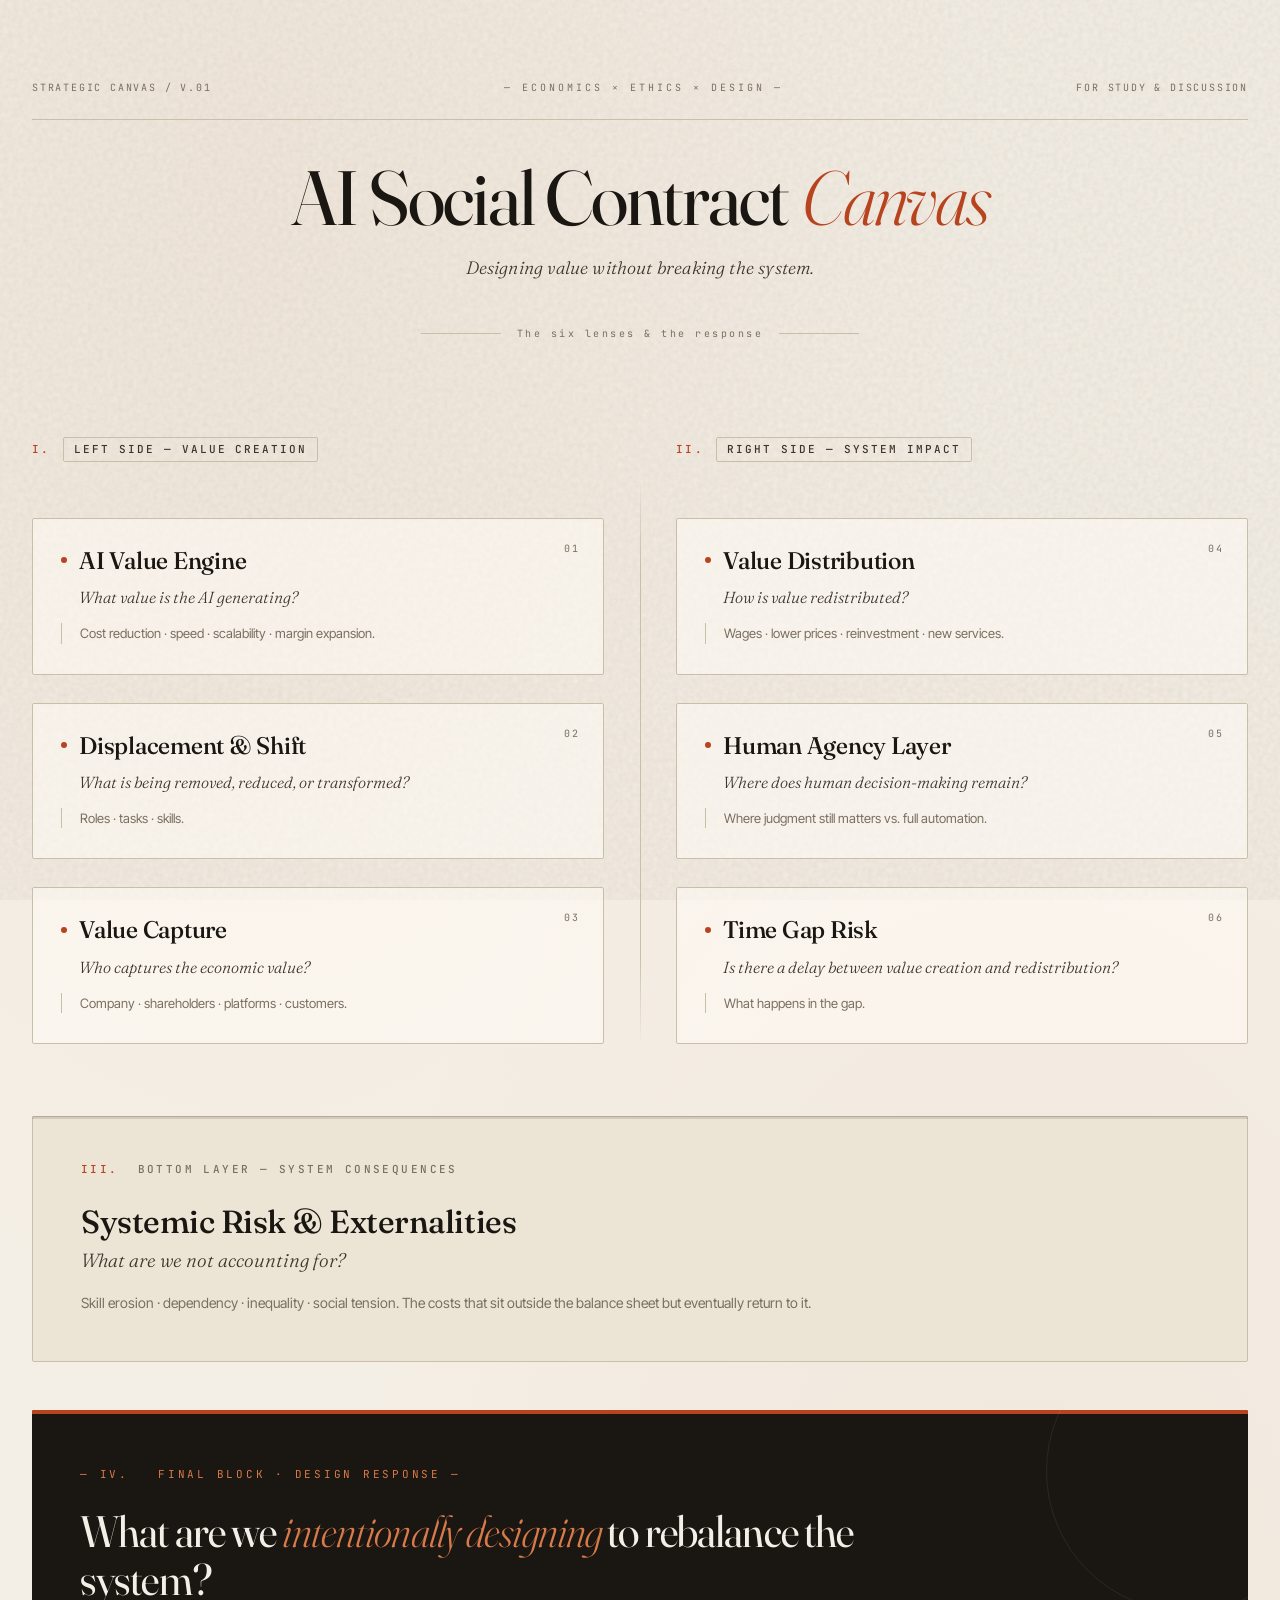
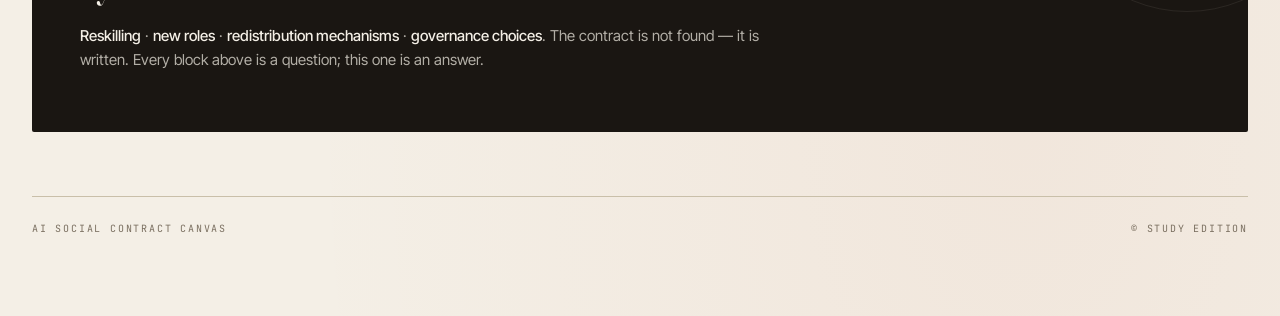
<file: Original Canvas.html>
<!DOCTYPE html>
<html lang="en">
<head>
<meta charset="UTF-8">
<meta name="viewport" content="width=device-width, initial-scale=1.0">
<title>AI Social Contract Canvas</title>
<link rel="preconnect" href="https://fonts.googleapis.com">
<link rel="preconnect" href="https://fonts.gstatic.com" crossorigin>
<link href="https://fonts.googleapis.com/css2?family=Fraunces:ital,opsz,wght@0,9..144,300;0,9..144,400;0,9..144,500;0,9..144,600;1,9..144,400&family=JetBrains+Mono:wght@400;500&family=Inter+Tight:wght@300;400;500;600&display=swap" rel="stylesheet">
<style>
  :root {
    --paper: #f4efe6;
    --paper-deep: #ece5d6;
    --ink: #1a1612;
    --ink-soft: #3d342a;
    --ink-muted: #7a6f60;
    --rule: #c9bfa9;
    --accent: #b8431f;
    --accent-soft: #d97a4a;
    --shadow: rgba(26, 22, 18, 0.08);
  }

  * { box-sizing: border-box; margin: 0; padding: 0; }

  html, body {
    background: var(--paper);
    color: var(--ink);
    font-family: 'Inter Tight', sans-serif;
    font-weight: 400;
    line-height: 1.5;
    -webkit-font-smoothing: antialiased;
    min-height: 100vh;
  }

  body {
    background-image:
      radial-gradient(ellipse at 20% 10%, rgba(217, 122, 74, 0.06), transparent 50%),
      radial-gradient(ellipse at 80% 90%, rgba(184, 67, 31, 0.05), transparent 50%);
    padding: 48px 32px 80px;
  }

  /* subtle grain */
  body::before {
    content: '';
    position: fixed;
    inset: 0;
    pointer-events: none;
    opacity: 0.35;
    background-image: url("data:image/svg+xml,%3Csvg viewBox='0 0 200 200' xmlns='http://www.w3.org/2000/svg'%3E%3Cfilter id='n'%3E%3CfeTurbulence type='fractalNoise' baseFrequency='0.9' numOctaves='2' stitchTiles='stitch'/%3E%3CfeColorMatrix values='0 0 0 0 0.1 0 0 0 0 0.08 0 0 0 0 0.05 0 0 0 0.25 0'/%3E%3C/filter%3E%3Crect width='100%25' height='100%25' filter='url(%23n)'/%3E%3C/svg%3E");
    z-index: 1;
  }

  .canvas {
    max-width: 1360px;
    margin: 0 auto;
    position: relative;
    z-index: 2;
  }

  /* ---------- HEADER ---------- */
  header {
    text-align: center;
    padding: 32px 0 56px;
    position: relative;
  }

  .meta-top {
    display: flex;
    justify-content: space-between;
    align-items: center;
    font-family: 'JetBrains Mono', monospace;
    font-size: 10px;
    letter-spacing: 0.18em;
    text-transform: uppercase;
    color: var(--ink-muted);
    padding-bottom: 24px;
    margin-bottom: 40px;
    border-bottom: 1px solid var(--rule);
  }

  .meta-top span:nth-child(2) {
    letter-spacing: 0.3em;
  }

  h1 {
    font-family: 'Fraunces', serif;
    font-weight: 400;
    font-size: clamp(44px, 6vw, 82px);
    line-height: 0.98;
    letter-spacing: -0.025em;
    color: var(--ink);
    font-variation-settings: "opsz" 144;
  }

  h1 .ital {
    font-style: italic;
    font-weight: 300;
    color: var(--accent);
  }

  .subtitle {
    margin-top: 20px;
    font-family: 'Fraunces', serif;
    font-style: italic;
    font-weight: 300;
    font-size: clamp(15px, 1.4vw, 18px);
    color: var(--ink-soft);
    letter-spacing: 0.01em;
  }

  .header-rule {
    margin: 44px auto 0;
    display: flex;
    align-items: center;
    justify-content: center;
    gap: 16px;
    color: var(--ink-muted);
    font-family: 'JetBrains Mono', monospace;
    font-size: 10px;
    letter-spacing: 0.25em;
  }
  .header-rule::before, .header-rule::after {
    content: '';
    width: 80px;
    height: 1px;
    background: var(--rule);
  }

  /* ---------- TOP GRID: two sides ---------- */
  .two-sides {
    display: grid;
    grid-template-columns: 1fr 1fr;
    gap: 72px;
    margin-top: 40px;
    position: relative;
  }

  /* faint vertical divider */
  .two-sides::before {
    content: '';
    position: absolute;
    top: 40px;
    bottom: 0;
    left: 50%;
    width: 1px;
    background: linear-gradient(to bottom, transparent, var(--rule) 15%, var(--rule) 85%, transparent);
  }

  .side-label {
    font-family: 'JetBrains Mono', monospace;
    font-size: 11px;
    font-weight: 500;
    letter-spacing: 0.22em;
    text-transform: uppercase;
    color: var(--ink-muted);
    margin-bottom: 28px;
    display: flex;
    align-items: baseline;
    gap: 12px;
  }
  .side-label .num {
    color: var(--accent);
    font-weight: 500;
  }
  .side-label .pill {
    display: inline-block;
    padding: 3px 10px;
    border: 1px solid var(--rule);
    border-radius: 2px;
    color: var(--ink-soft);
    letter-spacing: 0.18em;
  }

  .blocks {
    display: flex;
    flex-direction: column;
    gap: 28px;
  }

  .block {
    padding: 28px 28px 30px;
    background: rgba(255, 252, 246, 0.55);
    border: 1px solid var(--rule);
    border-radius: 2px;
    position: relative;
    transition: transform 0.3s ease, box-shadow 0.3s ease, background 0.3s ease;
  }
  .block:hover {
    transform: translateY(-2px);
    box-shadow: 0 8px 24px var(--shadow);
    background: rgba(255, 253, 248, 0.9);
  }

  .block-number {
    position: absolute;
    top: 22px;
    right: 24px;
    font-family: 'JetBrains Mono', monospace;
    font-size: 10px;
    letter-spacing: 0.15em;
    color: var(--ink-muted);
  }

  .block-title {
    font-family: 'Fraunces', serif;
    font-weight: 500;
    font-size: 24px;
    letter-spacing: -0.01em;
    line-height: 1.15;
    color: var(--ink);
    margin-bottom: 12px;
    font-variation-settings: "opsz" 60;
  }

  .block-title::before {
    content: '';
    display: inline-block;
    width: 6px;
    height: 6px;
    background: var(--accent);
    margin-right: 12px;
    vertical-align: middle;
    transform: translateY(-3px);
    border-radius: 50%;
  }

  .block-question {
    font-family: 'Fraunces', serif;
    font-style: italic;
    font-weight: 300;
    font-size: 16px;
    line-height: 1.45;
    color: var(--ink-soft);
    margin-bottom: 14px;
    padding-left: 18px;
  }

  .block-hint {
    font-size: 13px;
    line-height: 1.55;
    color: var(--ink-muted);
    padding-left: 18px;
    border-left: 1px solid var(--rule);
    font-weight: 400;
  }

  /* ---------- BOTTOM BAND: system consequences ---------- */
  .band {
    margin-top: 72px;
    padding: 44px 48px 48px;
    background: var(--paper-deep);
    border: 1px solid var(--rule);
    border-radius: 2px;
    position: relative;
  }

  .band::before {
    content: '';
    position: absolute;
    top: -1px; left: -1px; right: -1px;
    height: 3px;
    background: var(--ink);
    opacity: 0.12;
  }

  .band-header {
    display: flex;
    align-items: baseline;
    gap: 24px;
    margin-bottom: 20px;
    flex-wrap: wrap;
  }

  .band-label {
    font-family: 'JetBrains Mono', monospace;
    font-size: 11px;
    font-weight: 500;
    letter-spacing: 0.22em;
    text-transform: uppercase;
    color: var(--ink-muted);
  }
  .band-label .num { color: var(--accent); }

  .band-title {
    font-family: 'Fraunces', serif;
    font-weight: 500;
    font-size: 32px;
    letter-spacing: -0.015em;
    color: var(--ink);
  }

  .band-question {
    font-family: 'Fraunces', serif;
    font-style: italic;
    font-weight: 300;
    font-size: 19px;
    color: var(--ink-soft);
    max-width: 800px;
    margin-bottom: 18px;
  }

  .band-hint {
    font-size: 14px;
    color: var(--ink-muted);
    max-width: 900px;
  }

  /* ---------- FINAL BLOCK ---------- */
  .final {
    margin-top: 48px;
    padding: 56px 48px 60px;
    background: var(--ink);
    color: var(--paper);
    border-radius: 2px;
    position: relative;
    overflow: hidden;
  }

  .final::before {
    content: '';
    position: absolute;
    top: 0; left: 0; right: 0;
    height: 4px;
    background: var(--accent);
  }

  .final::after {
    content: '';
    position: absolute;
    right: -80px;
    top: -80px;
    width: 280px;
    height: 280px;
    border: 1px solid rgba(244, 239, 230, 0.08);
    border-radius: 50%;
  }

  .final-label {
    font-family: 'JetBrains Mono', monospace;
    font-size: 11px;
    letter-spacing: 0.25em;
    text-transform: uppercase;
    color: var(--accent-soft);
    margin-bottom: 24px;
  }

  .final-title {
    font-family: 'Fraunces', serif;
    font-weight: 400;
    font-size: clamp(28px, 3.6vw, 44px);
    line-height: 1.1;
    letter-spacing: -0.02em;
    color: var(--paper);
    max-width: 900px;
    margin-bottom: 20px;
    font-variation-settings: "opsz" 144;
  }
  .final-title .ital {
    font-style: italic;
    color: var(--accent-soft);
    font-weight: 300;
  }

  .final-hint {
    font-size: 15px;
    line-height: 1.6;
    color: rgba(244, 239, 230, 0.7);
    max-width: 720px;
    position: relative;
    z-index: 2;
  }

  .final-hint strong {
    color: var(--paper);
    font-weight: 500;
  }

  /* ---------- FOOTER ---------- */
  footer {
    margin-top: 64px;
    padding-top: 24px;
    border-top: 1px solid var(--rule);
    display: flex;
    justify-content: space-between;
    font-family: 'JetBrains Mono', monospace;
    font-size: 10px;
    letter-spacing: 0.18em;
    text-transform: uppercase;
    color: var(--ink-muted);
  }

  /* ---------- RESPONSIVE ---------- */
  @media (max-width: 900px) {
    body { padding: 24px 16px 48px; }
    .two-sides {
      grid-template-columns: 1fr;
      gap: 48px;
    }
    .two-sides::before { display: none; }
    .band, .final { padding: 32px 24px; }
    .meta-top { flex-direction: column; gap: 8px; align-items: flex-start; }
  }

  @media print {
    body { padding: 20px; background: white; }
    body::before { display: none; }
    .block:hover { transform: none; box-shadow: none; }
    .final { break-inside: avoid; }
  }

  /* ---------- ENTRANCE ANIMATIONS ---------- */
  .fade-in {
    opacity: 0;
    transform: translateY(12px);
    animation: reveal 0.8s ease forwards;
  }
  @keyframes reveal {
    to { opacity: 1; transform: translateY(0); }
  }
  header.fade-in { animation-delay: 0.05s; }
  .two-sides .blocks:nth-child(1) .block:nth-child(1) { animation-delay: 0.15s; }
  .two-sides .blocks:nth-child(1) .block:nth-child(2) { animation-delay: 0.25s; }
  .two-sides .blocks:nth-child(1) .block:nth-child(3) { animation-delay: 0.35s; }
  .two-sides .blocks:nth-child(2) .block:nth-child(1) { animation-delay: 0.2s; }
  .two-sides .blocks:nth-child(2) .block:nth-child(2) { animation-delay: 0.3s; }
  .two-sides .blocks:nth-child(2) .block:nth-child(3) { animation-delay: 0.4s; }
  .band.fade-in { animation-delay: 0.55s; }
  .final.fade-in { animation-delay: 0.7s; }

</style>
</head>
<body>

<div class="canvas">

  <header class="fade-in">
    <div class="meta-top">
      <span>Strategic Canvas / v.01</span>
      <span>— Economics × Ethics × Design —</span>
      <span>For study &amp; discussion</span>
    </div>
    <h1>AI Social Contract <span class="ital">Canvas</span></h1>
    <p class="subtitle">Designing value without breaking the system.</p>
    <div class="header-rule">The six lenses &amp; the response</div>
  </header>

  <!-- ===== TOP: TWO SIDES ===== -->
  <section class="two-sides">

    <!-- LEFT -->
    <div class="blocks">
      <div class="side-label">
        <span class="num">I.</span>
        <span class="pill">Left Side — Value Creation</span>
      </div>

      <div class="block fade-in">
        <span class="block-number">01</span>
        <h3 class="block-title">AI Value Engine</h3>
        <p class="block-question">What value is the AI generating?</p>
        <p class="block-hint">Cost reduction · speed · scalability · margin expansion.</p>
      </div>

      <div class="block fade-in">
        <span class="block-number">02</span>
        <h3 class="block-title">Displacement &amp; Shift</h3>
        <p class="block-question">What is being removed, reduced, or transformed?</p>
        <p class="block-hint">Roles · tasks · skills.</p>
      </div>

      <div class="block fade-in">
        <span class="block-number">03</span>
        <h3 class="block-title">Value Capture</h3>
        <p class="block-question">Who captures the economic value?</p>
        <p class="block-hint">Company · shareholders · platforms · customers.</p>
      </div>
    </div>

    <!-- RIGHT -->
    <div class="blocks">
      <div class="side-label">
        <span class="num">II.</span>
        <span class="pill">Right Side — System Impact</span>
      </div>

      <div class="block fade-in">
        <span class="block-number">04</span>
        <h3 class="block-title">Value Distribution</h3>
        <p class="block-question">How is value redistributed?</p>
        <p class="block-hint">Wages · lower prices · reinvestment · new services.</p>
      </div>

      <div class="block fade-in">
        <span class="block-number">05</span>
        <h3 class="block-title">Human Agency Layer</h3>
        <p class="block-question">Where does human decision-making remain?</p>
        <p class="block-hint">Where judgment still matters vs. full automation.</p>
      </div>

      <div class="block fade-in">
        <span class="block-number">06</span>
        <h3 class="block-title">Time Gap Risk</h3>
        <p class="block-question">Is there a delay between value creation and redistribution?</p>
        <p class="block-hint">What happens in the gap.</p>
      </div>
    </div>

  </section>

  <!-- ===== BOTTOM BAND ===== -->
  <section class="band fade-in">
    <div class="band-header">
      <span class="band-label"><span class="num">III.</span> &nbsp;Bottom Layer — System Consequences</span>
    </div>
    <h2 class="band-title">Systemic Risk &amp; Externalities</h2>
    <p class="band-question">What are we <em>not</em> accounting for?</p>
    <p class="band-hint">Skill erosion · dependency · inequality · social tension. The costs that sit outside the balance sheet but eventually return to it.</p>
  </section>

  <!-- ===== FINAL BLOCK ===== -->
  <section class="final fade-in">
    <div class="final-label">— IV. &nbsp; Final Block · Design Response —</div>
    <h2 class="final-title">What are we <span class="ital">intentionally designing</span> to rebalance the system?</h2>
    <p class="final-hint">
      <strong>Reskilling</strong> · <strong>new roles</strong> · <strong>redistribution mechanisms</strong> · <strong>governance choices</strong>.
      The contract is not found — it is written. Every block above is a question; this one is an answer.
    </p>
  </section>

  <footer>
    <span>AI Social Contract Canvas</span>
    <span>© Study Edition</span>
  </footer>

</div>

</body>
</html>
</file>
